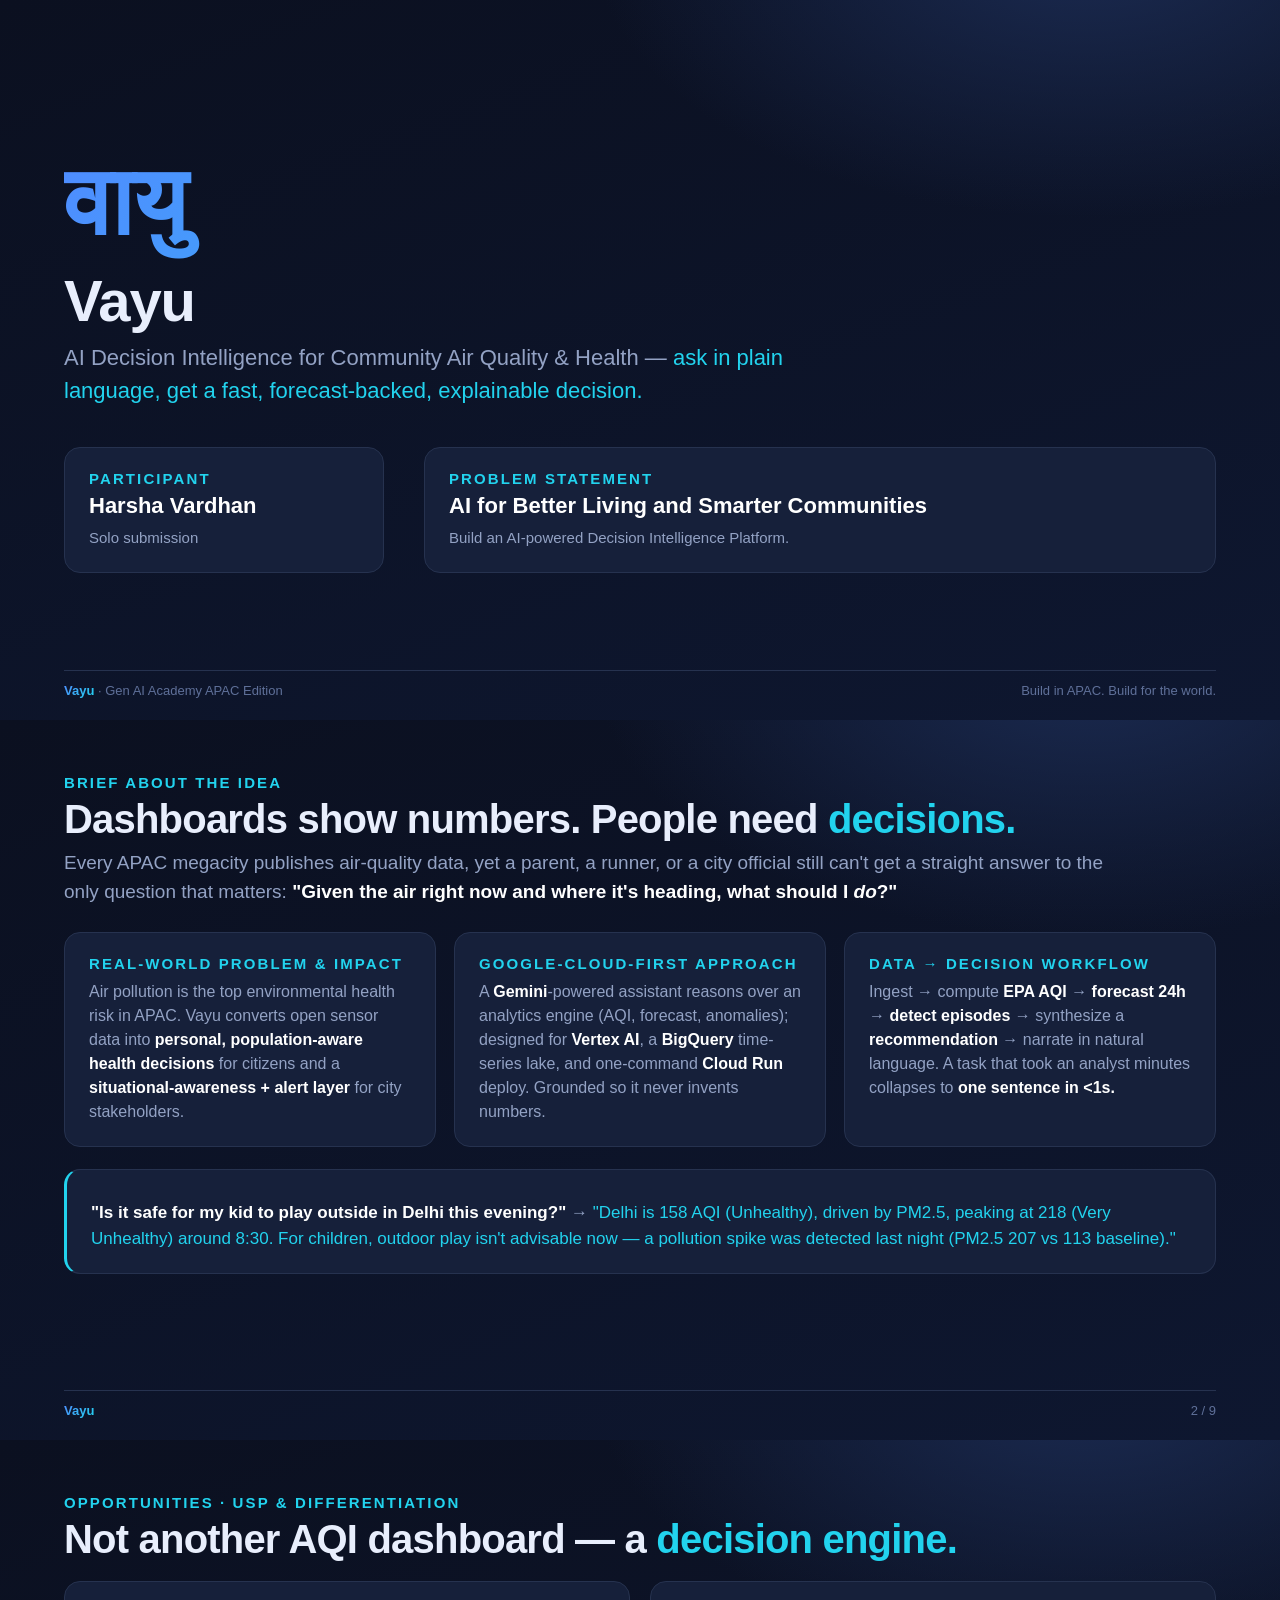
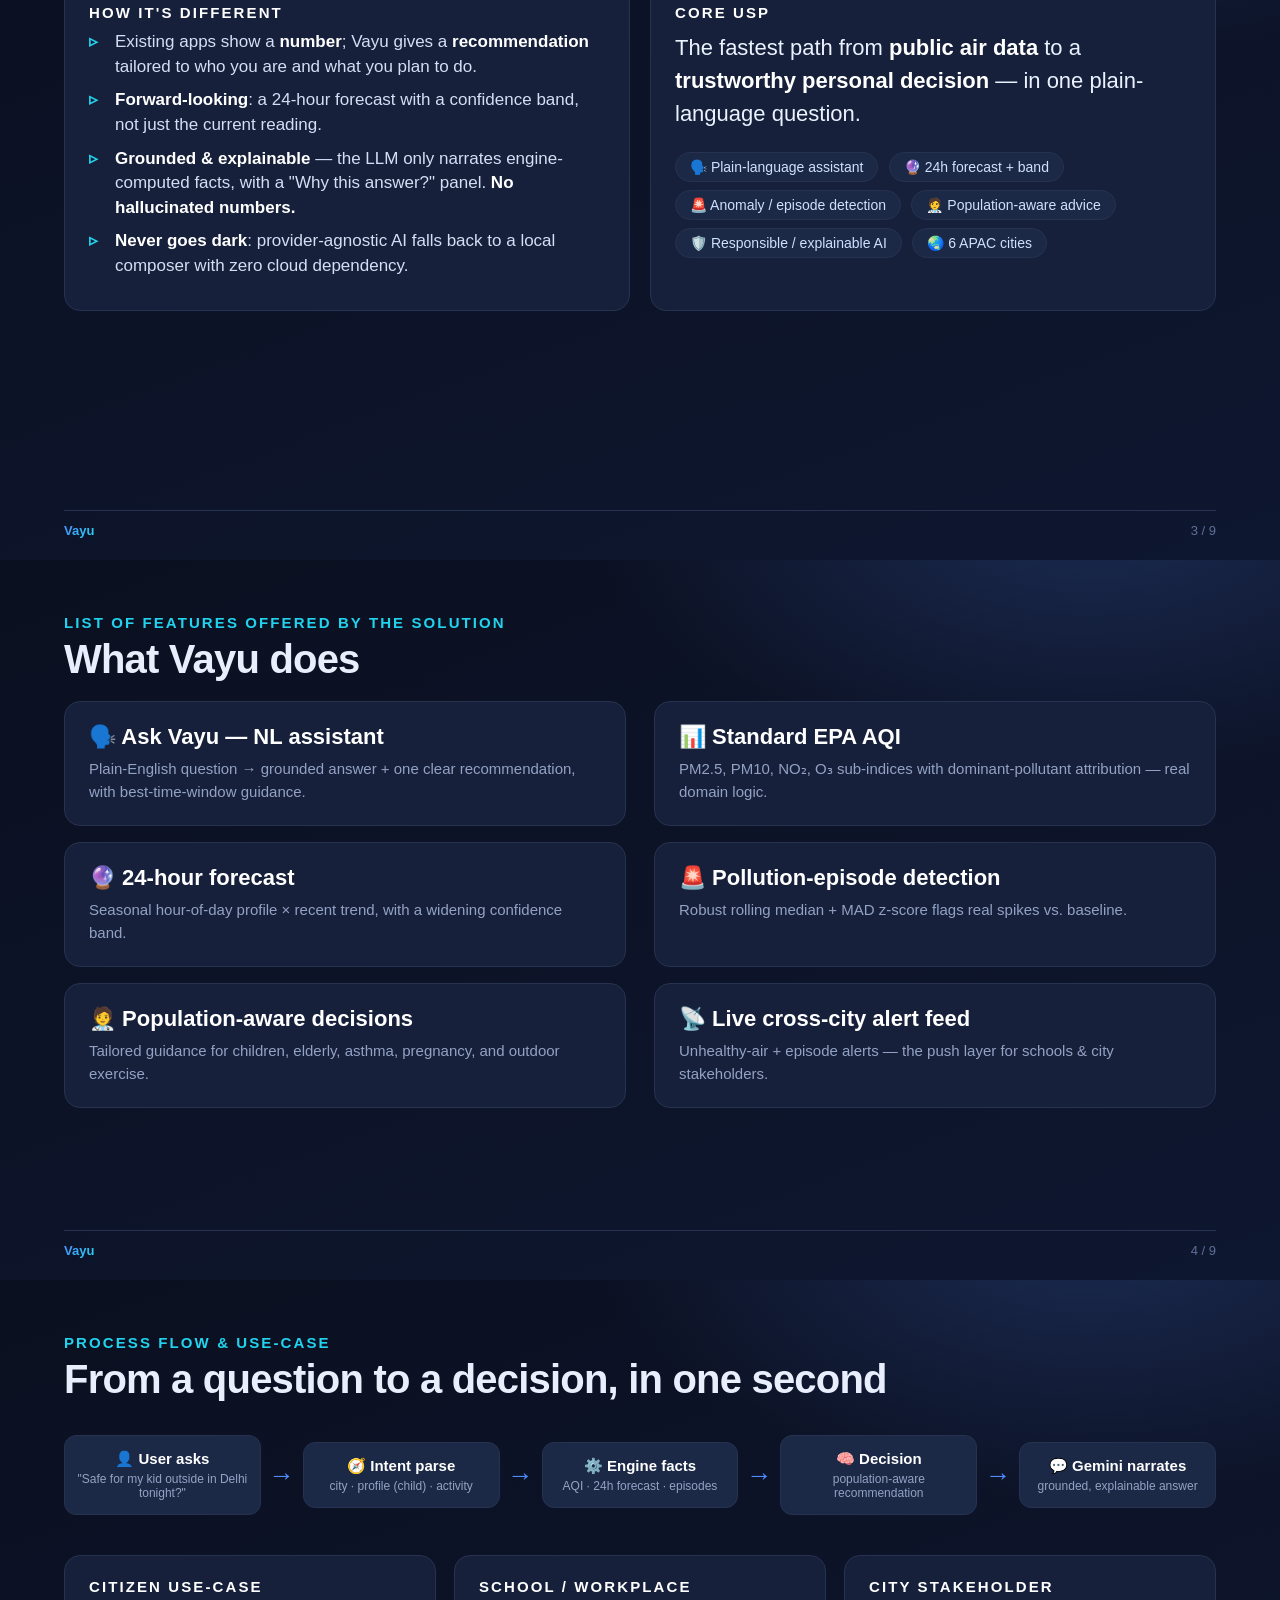
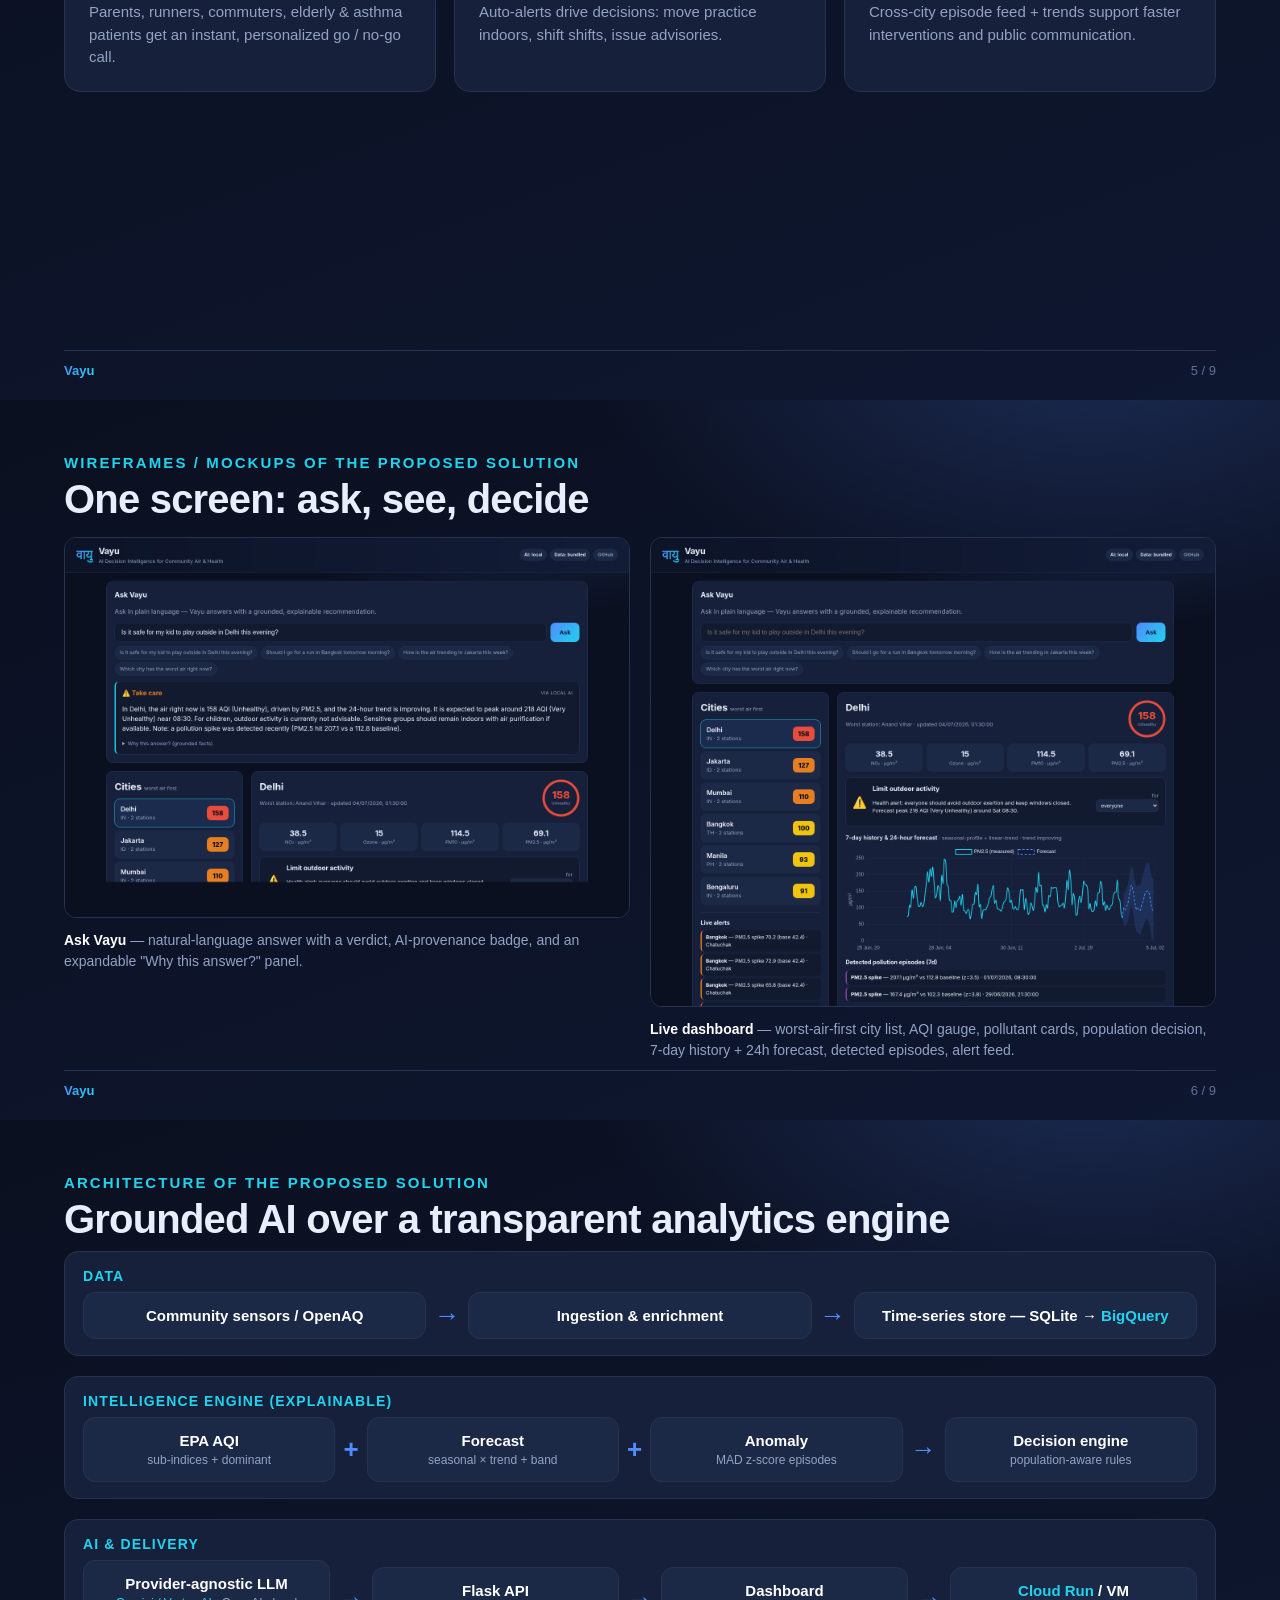
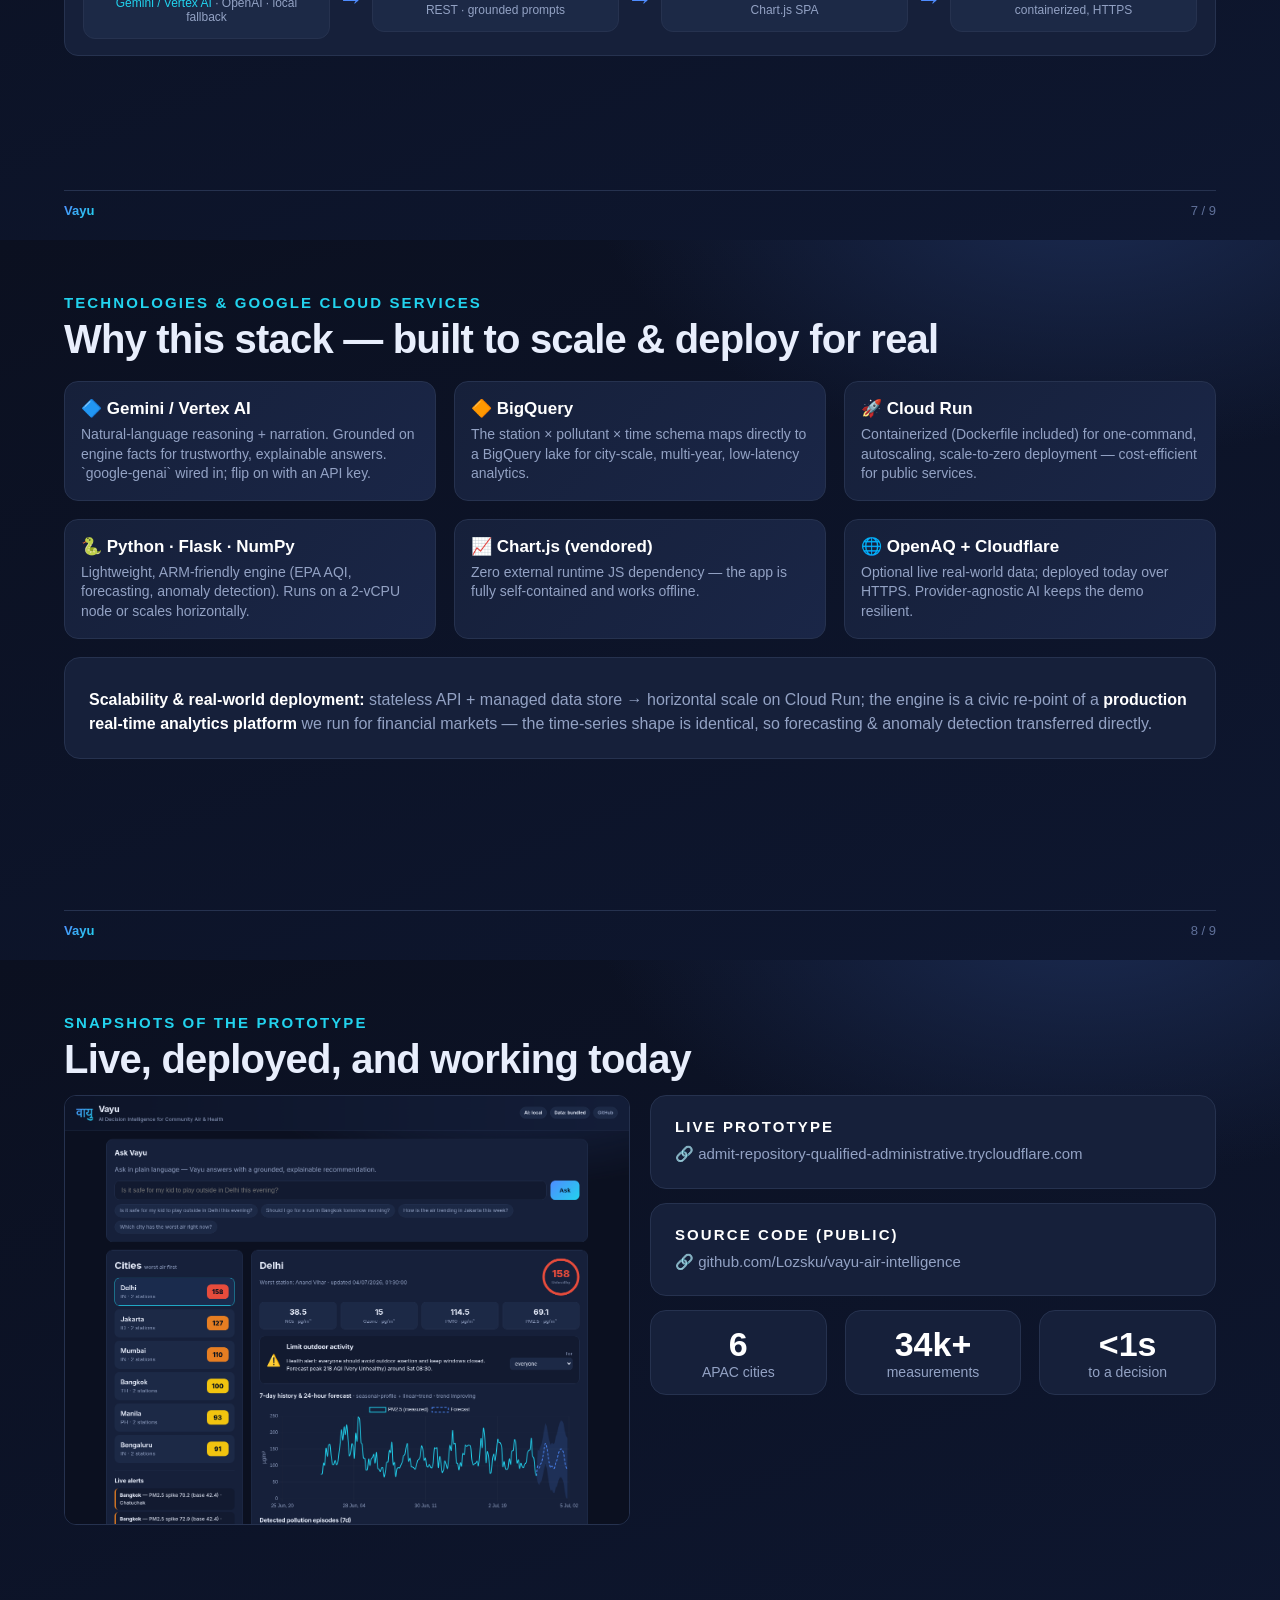
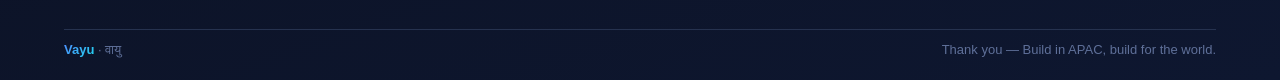
<file: slides/deck.html>
<!DOCTYPE html>
<html lang="en">
<head>
<meta charset="UTF-8">
<style>
  @page { size: 1280px 720px; margin: 0; }
  * { box-sizing: border-box; margin: 0; padding: 0; font-family: 'Segoe UI', 'Helvetica Neue', Arial, sans-serif; }
  :root {
    --bg:#0b1020; --bg2:#121a30; --card:#16203a; --card2:#1c2946;
    --text:#e8eefc; --muted:#93a2c4; --accent:#4f8cff; --accent2:#22d3ee; --border:#26324f;
    --good:#2ecc71; --mod:#f1c40f; --usg:#e67e22; --unh:#e74c3c;
  }
  body { background:#05070f; }
  .slide {
    width:1280px; height:720px; background:
      radial-gradient(900px 500px at 85% -8%, #1b2b52 0, transparent 55%),
      linear-gradient(160deg,#0b1020,#0e1730);
    color:var(--text); padding:54px 64px; position:relative; overflow:hidden;
    page-break-after:always; display:flex; flex-direction:column;
  }
  .slide:last-child { page-break-after:auto; }
  .kicker { color:var(--accent2); font-size:15px; font-weight:700; letter-spacing:.14em; text-transform:uppercase; }
  h1 { font-size:40px; font-weight:800; letter-spacing:-.02em; margin-top:6px; line-height:1.1; }
  h2 { font-size:30px; font-weight:800; letter-spacing:-.01em; }
  .sub { color:var(--muted); font-size:19px; margin-top:8px; line-height:1.5; }
  .foot { position:absolute; bottom:22px; left:64px; right:64px; display:flex; justify-content:space-between;
          color:#5f7099; font-size:13px; border-top:1px solid var(--border); padding-top:12px; }
  .logo { font-weight:800; background:linear-gradient(135deg,var(--accent),var(--accent2));
          -webkit-background-clip:text; background-clip:text; color:transparent; }
  .card { background:var(--card); border:1px solid var(--border); border-radius:16px; padding:22px 24px; }
  .grid2 { display:grid; grid-template-columns:1fr 1fr; gap:20px; }
  .grid3 { display:grid; grid-template-columns:1fr 1fr 1fr; gap:18px; }
  ul { list-style:none; } li { margin:9px 0; padding-left:26px; position:relative; font-size:17px; line-height:1.45; color:#d5def5; }
  li:before { content:'▹'; position:absolute; left:0; color:var(--accent2); font-weight:800; }
  b, strong { color:#fff; }
  .pill { display:inline-block; background:var(--card2); border:1px solid var(--border); border-radius:999px;
          padding:6px 14px; font-size:14px; color:#cfe0ff; margin:4px 6px 4px 0; }
  .accent { color:var(--accent2); }
  .big { font-size:22px; }
  /* Title slide */
  .title-wrap { display:flex; flex-direction:column; justify-content:center; height:100%; }
  .devanagari { font-size:96px; }
  /* Flow diagram */
  .flow { display:flex; align-items:center; justify-content:space-between; gap:8px; margin-top:8px; }
  .node { background:var(--card2); border:1px solid var(--border); border-radius:12px; padding:14px 12px;
          text-align:center; font-size:14px; flex:1; }
  .node .t { font-weight:700; color:#fff; font-size:15px; }
  .node .d { color:var(--muted); font-size:12px; margin-top:4px; }
  .arrow { color:var(--accent); font-size:26px; font-weight:800; }
  .layer { background:var(--card); border:1px solid var(--border); border-radius:14px; padding:16px 18px; margin:10px 0; }
  .layer .lt { font-weight:700; color:var(--accent2); font-size:14px; text-transform:uppercase; letter-spacing:.08em; }
  .shot { width:100%; border-radius:12px; border:1px solid var(--border); }
  .stat { font-size:34px; font-weight:800; color:#fff; }
  .stat-l { color:var(--muted); font-size:14px; }
  .gcard { background:linear-gradient(135deg,#16203a,#1a2647); border:1px solid var(--border);
           border-radius:14px; padding:16px; }
  .gcard .h { font-weight:700; color:#fff; font-size:17px; }
  .gcard .p { color:var(--muted); font-size:14px; margin-top:6px; line-height:1.4; }
</style>
</head>
<body>

<!-- 1. TITLE / PARTICIPANT DETAILS -->
<section class="slide">
  <div class="title-wrap">
    <div class="devanagari logo">वायु</div>
    <h1 style="font-size:58px; margin-top:10px;">Vayu</h1>
    <div class="sub big" style="max-width:820px;">AI Decision Intelligence for Community Air Quality &amp; Health —
      <span class="accent">ask in plain language, get a fast, forecast-backed, explainable decision.</span></div>
    <div style="display:flex; gap:40px; margin-top:40px;">
      <div class="card" style="min-width:320px;">
        <div class="kicker">Participant</div>
        <div class="big" style="margin-top:6px;"><b>Harsha Vardhan</b></div>
        <div class="sub" style="font-size:15px;">Solo submission</div>
      </div>
      <div class="card" style="flex:1;">
        <div class="kicker">Problem Statement</div>
        <div class="big" style="margin-top:6px;"><b>AI for Better Living and Smarter Communities</b></div>
        <div class="sub" style="font-size:15px;">Build an AI-powered Decision Intelligence Platform.</div>
      </div>
    </div>
  </div>
  <div class="foot"><span><span class="logo">Vayu</span> · Gen AI Academy APAC Edition</span><span>Build in APAC. Build for the world.</span></div>
</section>

<!-- 2. BRIEF ABOUT THE IDEA -->
<section class="slide">
  <div class="kicker">Brief about the idea</div>
  <h1>Dashboards show numbers. People need <span class="accent">decisions.</span></h1>
  <div class="sub" style="max-width:1050px;">Every APAC megacity publishes air-quality data, yet a parent, a runner, or a
    city official still can't get a straight answer to the only question that matters:
    <b>"Given the air right now and where it's heading, what should I <i>do</i>?"</b></div>

  <div class="grid3" style="margin-top:26px;">
    <div class="card">
      <div class="kicker">Real-world problem &amp; impact</div>
      <p class="sub" style="font-size:16px; margin-top:8px;">Air pollution is the top environmental health
        risk in APAC. Vayu converts open sensor data into <b>personal, population-aware health decisions</b>
        for citizens and a <b>situational-awareness + alert layer</b> for city stakeholders.</p>
    </div>
    <div class="card">
      <div class="kicker">Google-Cloud-first approach</div>
      <p class="sub" style="font-size:16px; margin-top:8px;">A <b>Gemini</b>-powered assistant reasons over an
        analytics engine (AQI, forecast, anomalies); designed for <b>Vertex AI</b>, a <b>BigQuery</b> time-series
        lake, and one-command <b>Cloud Run</b> deploy. Grounded so it never invents numbers.</p>
    </div>
    <div class="card">
      <div class="kicker">Data → decision workflow</div>
      <p class="sub" style="font-size:16px; margin-top:8px;">Ingest → compute <b>EPA AQI</b> → <b>forecast 24h</b>
        → <b>detect episodes</b> → synthesize a <b>recommendation</b> → narrate in natural language. A task that
        took an analyst minutes collapses to <b>one sentence in &lt;1s.</b></p>
    </div>
  </div>

  <div class="card" style="margin-top:22px; border-left:3px solid var(--accent2);">
    <div class="sub" style="font-size:17px;"><b>"Is it safe for my kid to play outside in Delhi this evening?"</b>
      → <span class="accent">"Delhi is 158 AQI (Unhealthy), driven by PM2.5, peaking at 218 (Very Unhealthy)
      around 8:30. For children, outdoor play isn't advisable now — a pollution spike was detected last night
      (PM2.5 207 vs 113 baseline)."</span></div>
  </div>
  <div class="foot"><span><span class="logo">Vayu</span></span><span>2 / 9</span></div>
</section>

<!-- 3. OPPORTUNITIES / USP -->
<section class="slide">
  <div class="kicker">Opportunities · USP &amp; differentiation</div>
  <h1>Not another AQI dashboard — a <span class="accent">decision engine.</span></h1>
  <div class="grid2" style="margin-top:20px;">
    <div class="card">
      <div class="kicker" style="color:#fff;">How it's different</div>
      <ul style="margin-top:8px;">
        <li>Existing apps show a <b>number</b>; Vayu gives a <b>recommendation</b> tailored to who you are and what you plan to do.</li>
        <li><b>Forward-looking</b>: a 24-hour forecast with a confidence band, not just the current reading.</li>
        <li><b>Grounded &amp; explainable</b> — the LLM only narrates engine-computed facts, with a "Why this answer?" panel. <b>No hallucinated numbers.</b></li>
        <li><b>Never goes dark</b>: provider-agnostic AI falls back to a local composer with zero cloud dependency.</li>
      </ul>
    </div>
    <div class="card">
      <div class="kicker" style="color:#fff;">Core USP</div>
      <div class="sub big" style="margin-top:10px; color:#eaf1ff;">The fastest path from <b>public air data</b>
        to a <b>trustworthy personal decision</b> — in one plain-language question.</div>
      <div style="margin-top:18px;">
        <span class="pill">🗣️ Plain-language assistant</span>
        <span class="pill">🔮 24h forecast + band</span>
        <span class="pill">🚨 Anomaly / episode detection</span>
        <span class="pill">🧑‍⚕️ Population-aware advice</span>
        <span class="pill">🛡️ Responsible / explainable AI</span>
        <span class="pill">🌏 6 APAC cities</span>
      </div>
    </div>
  </div>
  <div class="foot"><span><span class="logo">Vayu</span></span><span>3 / 9</span></div>
</section>

<!-- 4. FEATURES -->
<section class="slide">
  <div class="kicker">List of features offered by the solution</div>
  <h1>What Vayu does</h1>
  <div class="grid2" style="margin-top:20px; gap:16px 28px;">
    <div class="card"><b class="big">🗣️ Ask Vayu — NL assistant</b><p class="sub" style="font-size:15px;">Plain-English question → grounded answer + one clear recommendation, with best-time-window guidance.</p></div>
    <div class="card"><b class="big">📊 Standard EPA AQI</b><p class="sub" style="font-size:15px;">PM2.5, PM10, NO₂, O₃ sub-indices with dominant-pollutant attribution — real domain logic.</p></div>
    <div class="card"><b class="big">🔮 24-hour forecast</b><p class="sub" style="font-size:15px;">Seasonal hour-of-day profile × recent trend, with a widening confidence band.</p></div>
    <div class="card"><b class="big">🚨 Pollution-episode detection</b><p class="sub" style="font-size:15px;">Robust rolling median + MAD z-score flags real spikes vs. baseline.</p></div>
    <div class="card"><b class="big">🧑‍⚕️ Population-aware decisions</b><p class="sub" style="font-size:15px;">Tailored guidance for children, elderly, asthma, pregnancy, and outdoor exercise.</p></div>
    <div class="card"><b class="big">📡 Live cross-city alert feed</b><p class="sub" style="font-size:15px;">Unhealthy-air + episode alerts — the push layer for schools &amp; city stakeholders.</p></div>
  </div>
  <div class="foot"><span><span class="logo">Vayu</span></span><span>4 / 9</span></div>
</section>

<!-- 5. PROCESS FLOW / USE-CASE -->
<section class="slide">
  <div class="kicker">Process flow &amp; use-case</div>
  <h1>From a question to a decision, in one second</h1>
  <div class="flow" style="margin-top:34px;">
    <div class="node"><div class="t">👤 User asks</div><div class="d">"Safe for my kid outside in Delhi tonight?"</div></div>
    <div class="arrow">→</div>
    <div class="node"><div class="t">🧭 Intent parse</div><div class="d">city · profile (child) · activity</div></div>
    <div class="arrow">→</div>
    <div class="node"><div class="t">⚙️ Engine facts</div><div class="d">AQI · 24h forecast · episodes</div></div>
    <div class="arrow">→</div>
    <div class="node"><div class="t">🧠 Decision</div><div class="d">population-aware recommendation</div></div>
    <div class="arrow">→</div>
    <div class="node"><div class="t">💬 Gemini narrates</div><div class="d">grounded, explainable answer</div></div>
  </div>

  <div class="grid3" style="margin-top:40px;">
    <div class="card"><div class="kicker" style="color:#fff;">Citizen use-case</div><p class="sub" style="font-size:15px; margin-top:6px;">Parents, runners, commuters, elderly &amp; asthma patients get an instant, personalized go / no-go call.</p></div>
    <div class="card"><div class="kicker" style="color:#fff;">School / workplace</div><p class="sub" style="font-size:15px; margin-top:6px;">Auto-alerts drive decisions: move practice indoors, shift shifts, issue advisories.</p></div>
    <div class="card"><div class="kicker" style="color:#fff;">City stakeholder</div><p class="sub" style="font-size:15px; margin-top:6px;">Cross-city episode feed + trends support faster interventions and public communication.</p></div>
  </div>
  <div class="foot"><span><span class="logo">Vayu</span></span><span>5 / 9</span></div>
</section>

<!-- 6. WIREFRAMES / MOCKUPS -->
<section class="slide">
  <div class="kicker">Wireframes / mockups of the proposed solution</div>
  <h1>One screen: ask, see, decide</h1>
  <div class="grid2" style="margin-top:16px; align-items:start;">
    <div>
      <img class="shot" src="shot_ask.png" alt="Ask Vayu">
      <p class="sub" style="font-size:14px; margin-top:8px;"><b>Ask Vayu</b> — natural-language answer with a verdict,
        AI-provenance badge, and an expandable "Why this answer?" panel.</p>
    </div>
    <div>
      <img class="shot" src="shot_hero.png" alt="Dashboard" style="max-height:470px; object-fit:cover; object-position:top;">
      <p class="sub" style="font-size:14px; margin-top:8px;"><b>Live dashboard</b> — worst-air-first city list, AQI gauge,
        pollutant cards, population decision, 7-day history + 24h forecast, detected episodes, alert feed.</p>
    </div>
  </div>
  <div class="foot"><span><span class="logo">Vayu</span></span><span>6 / 9</span></div>
</section>

<!-- 7. ARCHITECTURE -->
<section class="slide">
  <div class="kicker">Architecture of the proposed solution</div>
  <h1>Grounded AI over a transparent analytics engine</h1>
  <div class="layer"><div class="lt">Data</div>
    <div class="flow"><div class="node"><div class="t">Community sensors / OpenAQ</div></div><div class="arrow">→</div>
      <div class="node"><div class="t">Ingestion &amp; enrichment</div></div><div class="arrow">→</div>
      <div class="node"><div class="t">Time-series store — SQLite → <span class="accent">BigQuery</span></div></div></div>
  </div>
  <div class="layer"><div class="lt">Intelligence engine (explainable)</div>
    <div class="flow">
      <div class="node"><div class="t">EPA AQI</div><div class="d">sub-indices + dominant</div></div><div class="arrow">+</div>
      <div class="node"><div class="t">Forecast</div><div class="d">seasonal × trend + band</div></div><div class="arrow">+</div>
      <div class="node"><div class="t">Anomaly</div><div class="d">MAD z-score episodes</div></div><div class="arrow">→</div>
      <div class="node"><div class="t">Decision engine</div><div class="d">population-aware rules</div></div>
    </div>
  </div>
  <div class="layer"><div class="lt">AI &amp; delivery</div>
    <div class="flow">
      <div class="node"><div class="t">Provider-agnostic LLM</div><div class="d"><span class="accent">Gemini / Vertex AI</span> · OpenAI · local fallback</div></div><div class="arrow">→</div>
      <div class="node"><div class="t">Flask API</div><div class="d">REST · grounded prompts</div></div><div class="arrow">→</div>
      <div class="node"><div class="t">Dashboard</div><div class="d">Chart.js SPA</div></div><div class="arrow">→</div>
      <div class="node"><div class="t"><span class="accent">Cloud Run</span> / VM</div><div class="d">containerized, HTTPS</div></div>
    </div>
  </div>
  <div class="foot"><span><span class="logo">Vayu</span></span><span>7 / 9</span></div>
</section>

<!-- 8. TECHNOLOGIES / GOOGLE CLOUD -->
<section class="slide">
  <div class="kicker">Technologies &amp; Google Cloud services</div>
  <h1>Why this stack — built to scale &amp; deploy for real</h1>
  <div class="grid3" style="margin-top:20px;">
    <div class="gcard"><div class="h">🔷 Gemini / Vertex AI</div><div class="p">Natural-language reasoning + narration. Grounded on engine facts for trustworthy, explainable answers. `google-genai` wired in; flip on with an API key.</div></div>
    <div class="gcard"><div class="h">🔶 BigQuery</div><div class="p">The station × pollutant × time schema maps directly to a BigQuery lake for city-scale, multi-year, low-latency analytics.</div></div>
    <div class="gcard"><div class="h">🚀 Cloud Run</div><div class="p">Containerized (Dockerfile included) for one-command, autoscaling, scale-to-zero deployment — cost-efficient for public services.</div></div>
    <div class="gcard"><div class="h">🐍 Python · Flask · NumPy</div><div class="p">Lightweight, ARM-friendly engine (EPA AQI, forecasting, anomaly detection). Runs on a 2-vCPU node or scales horizontally.</div></div>
    <div class="gcard"><div class="h">📈 Chart.js (vendored)</div><div class="p">Zero external runtime JS dependency — the app is fully self-contained and works offline.</div></div>
    <div class="gcard"><div class="h">🌐 OpenAQ + Cloudflare</div><div class="p">Optional live real-world data; deployed today over HTTPS. Provider-agnostic AI keeps the demo resilient.</div></div>
  </div>
  <div class="card" style="margin-top:18px;">
    <div class="sub" style="font-size:16px;"><b>Scalability &amp; real-world deployment:</b> stateless API + managed data store → horizontal scale on Cloud Run;
      the engine is a civic re-point of a <b>production real-time analytics platform</b> we run for financial markets — the
      time-series shape is identical, so forecasting &amp; anomaly detection transferred directly.</div>
  </div>
  <div class="foot"><span><span class="logo">Vayu</span></span><span>8 / 9</span></div>
</section>

<!-- 9. PROTOTYPE SNAPSHOTS -->
<section class="slide">
  <div class="kicker">Snapshots of the prototype</div>
  <h1>Live, deployed, and working today</h1>
  <div class="grid2" style="margin-top:14px; align-items:start;">
    <img class="shot" src="shot_hero.png" style="max-height:430px; object-fit:cover; object-position:top;">
    <div>
      <div class="card"><div class="kicker" style="color:#fff;">Live prototype</div>
        <div class="sub" style="font-size:15px; word-break:break-all;">🔗 admit-repository-qualified-administrative.trycloudflare.com</div></div>
      <div class="card" style="margin-top:14px;"><div class="kicker" style="color:#fff;">Source code (public)</div>
        <div class="sub" style="font-size:15px;">🔗 github.com/Lozsku/vayu-air-intelligence</div></div>
      <div class="grid3" style="margin-top:14px;">
        <div class="card" style="text-align:center; padding:14px;"><div class="stat">6</div><div class="stat-l">APAC cities</div></div>
        <div class="card" style="text-align:center; padding:14px;"><div class="stat">34k+</div><div class="stat-l">measurements</div></div>
        <div class="card" style="text-align:center; padding:14px;"><div class="stat">&lt;1s</div><div class="stat-l">to a decision</div></div>
      </div>
    </div>
  </div>
  <div class="foot"><span><span class="logo">Vayu</span> · वायु</span><span>Thank you — Build in APAC, build for the world.</span></div>
</section>

</body>
</html>
</file>
